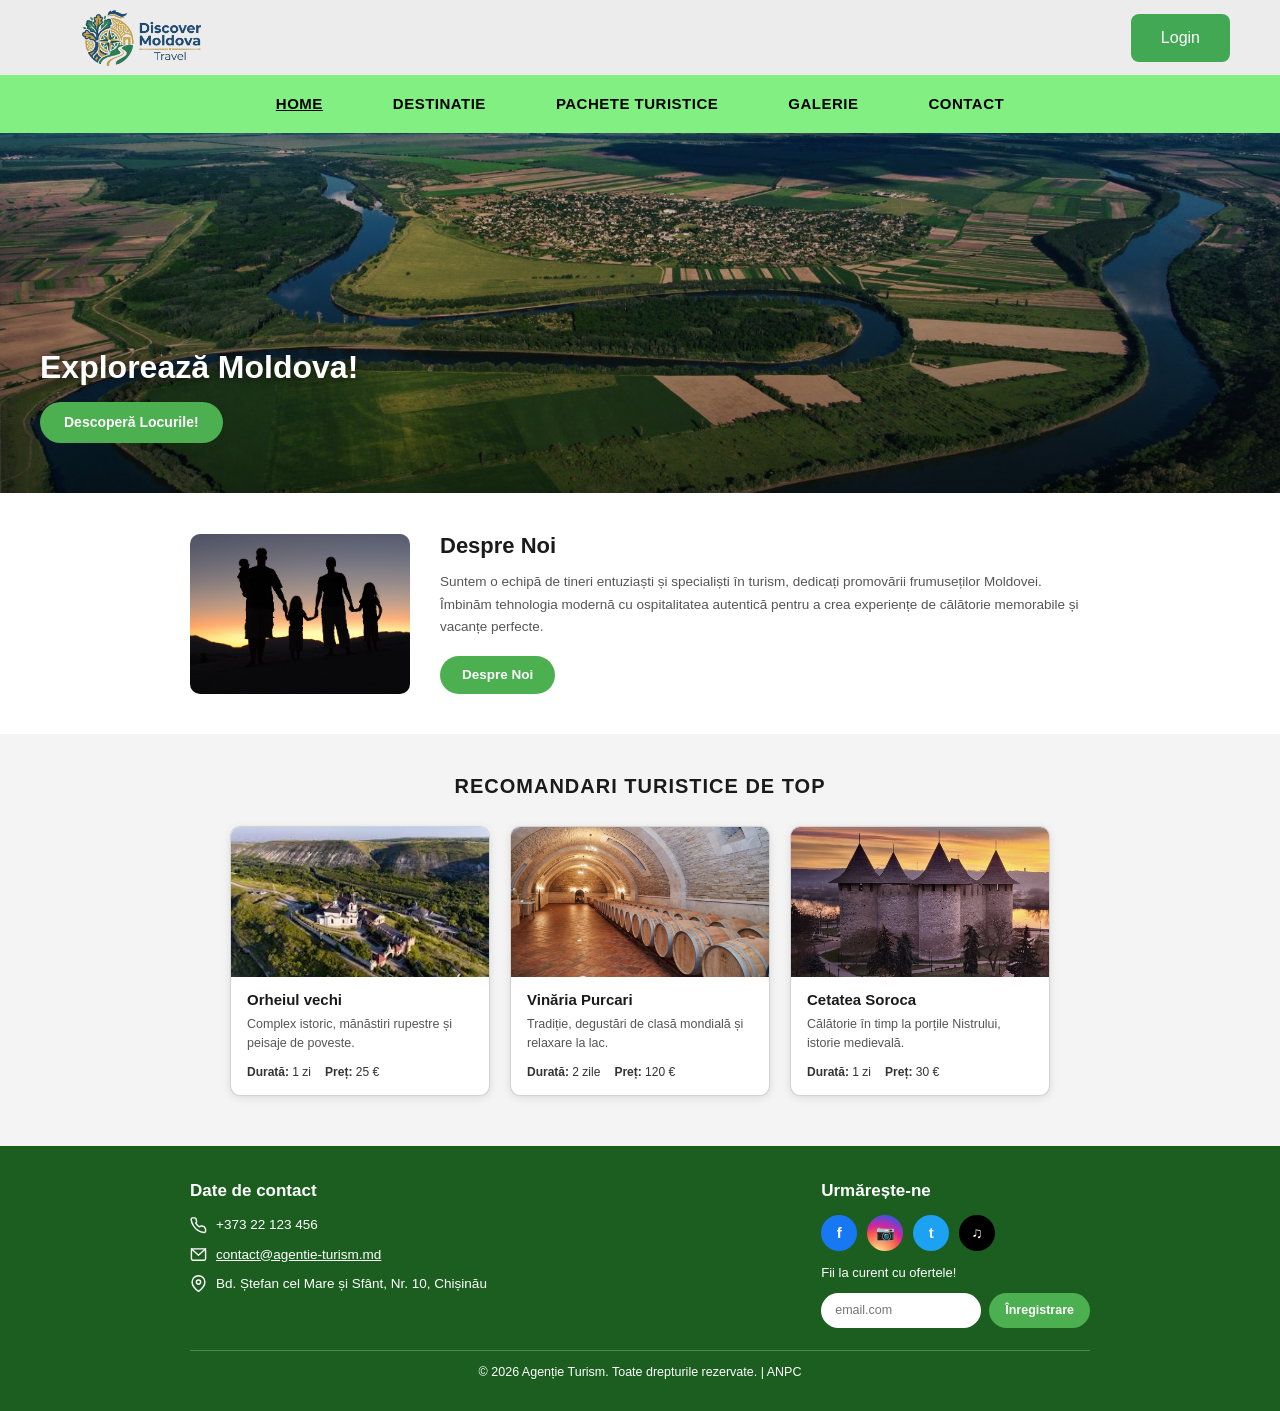
<file: index.html>
<!DOCTYPE html>
<html lang="ro">
<head>
    <meta charset="UTF-8">
    <meta name="viewport" content="width=device-width, initial-scale=1.0">
    <title>Discover Moldova - Pagina Principala</title>
    <link href="https://cdn.jsdelivr.net/npm/bootstrap@5.3.0/dist/css/bootstrap.min.css" rel="stylesheet"> 
    <!-- style.css: variabile, reset, header, nav, hero, destinatii, despre noi -->
    <link rel="stylesheet" href="css/style.css">

    <style>
        
        footer {
            background-color: #1b5e20;
            color: #ffffff;
            padding: 35px 40px 14px;
            margin-top: 10px;
        }

        .footer-container {
            display: flex;
            justify-content: space-between;
            gap: 30px;
            max-width: 900px;
            margin: 0 auto;
            padding-bottom: 22px;
        }

        .footer-contact h3,
        .footer-social h3 {
            font-size: 17px;
            font-weight: 700;
            margin-bottom: 14px;
        }

        .footer-contact p {
            display: flex;
            align-items: center;
            gap: 9px;
            font-size: 13.5px;
            margin-bottom: 9px;
        }

        .footer-contact p a {
            color: #ffffff;
            text-decoration: underline;
        }

        .footer-contact svg {
            width: 17px;
            height: 17px;
            flex-shrink: 0;
        }

        /* Iconite sociale */
        .social-icons {
            display: flex;
            gap: 10px;
            margin-bottom: 12px;
        }

        .social-icon {
            width: 36px;
            height: 36px;
            border-radius: 50%;
            display: flex;
            align-items: center;
            justify-content: center;
            font-size: 15px;
            font-weight: 700;
            color: #ffffff;
            text-decoration: none;
            transition: transform 0.2s, opacity 0.2s;
        }

        .social-icon:hover {
            transform: scale(1.12);
            opacity: 0.9;
        }

        .social-icon.facebook  { background-color: #1877f2; }
        .social-icon.instagram { background: radial-gradient(circle at 30% 107%, #fdf497 0%, #fd5949 45%, #d6249f 60%, #285AEB 90%); }
        .social-icon.twitter   { background-color: #1da1f2; }
        .social-icon.tiktok    { background-color: #000000; }

        .footer-social p {
            font-size: 13px;
            margin-bottom: 10px;
        }

        /* Newsletter */
        .newsletter-form {
            display: flex;
            gap: 8px;
            align-items: center;
        }

        .newsletter-form input[type="email"] {
            padding: 8px 14px;
            border-radius: 20px;
            border: none;
            outline: none;
            font-size: 12.5px;
            color: #333;
            width: 160px;
        }

        .newsletter-form button {
            background-color: #4caf50;
            color: #ffffff;
            border: none;
            padding: 8px 16px;
            border-radius: 20px;
            font-size: 12.5px;
            font-weight: 700;
            cursor: pointer;
            transition: background 0.2s;
        }

        .newsletter-form button:hover {
            background-color: #2e7d32;
        }

        /* Footer bottom */
        .footer-bottom {
            border-top: 1px solid rgba(255,255,255,0.25);
            padding-top: 12px;
            text-align: center;
            font-size: 12.5px;
            max-width: 900px;
            margin: 0 auto;
        }
    </style>
</head>
<body>

    <!-- ===== BARA ALBA: logo + login ===== -->
    <div class="header-top">
        <div class="logo">
            <img src="assets/logo.png" alt="Discover Moldova Travel">
        </div>
        <a href="#" class="btn-login">Login</a>
    </div>

    <!-- ===== BARA VERDE: navigatie ===== -->
    <nav class="header-nav">
        <ul>
            <li><a href="index.html" class="active">HOME</a></li>
            <li><a href="pages/destinatii.html">DESTINATIE</a></li>
            <li><a href="pages/pachete.html">PACHETE TURISTICE</a></li>
            <li><a href="pages/galerie.html">GALERIE</a></li>
            <li><a href="pages/contact.html">CONTACT</a></li>
        </ul>
    </nav>

    <main>

        <!-- ===== HERO: background-image, overlay, titlu animat ===== -->
        <section class="hero" style="background-image: url('assets/AboutMoldova.jpg')">
            <div class="hero-content">
                <h1>Explorează Moldova!</h1>
                <a href="#destinatii" class="btn-primary">Descoperă Locurile!</a>
            </div>
        </section>

        <!-- ===== DESPRE NOI: Flexbox + iconite ===== -->
        <section class="about">
            <div class="about-container">
                <div class="about-image">
                    <img src="assets/despre-noi.jpg" alt="Familie în siluetă la apus">
                </div>
                <div class="about-text">
                    <h2>Despre Noi</h2>
                    <p>Suntem o echipă de tineri entuziaști și specialiști în turism, dedicați promovării frumuseților Moldovei. Îmbinăm tehnologia modernă cu ospitalitatea autentică pentru a crea experiențe de călătorie memorabile și vacanțe perfecte.</p>
                    <a href="#" class="btn-secondary">Despre Noi</a>
                </div>
            </div>
        </section>

        <!-- ===== DESTINATII: CSS Grid 3 coloane, carduri box-shadow + hover ===== -->
        <section id="destinatii" class="recommendations">
            <h2>RECOMANDARI TURISTICE DE TOP</h2>

            <div class="cards-container">

                <article class="card">
                    <img src="assets/orheiul-vechi.jpg" alt="Orheiul Vechi">
                    <div class="card-content">
                        <h3>Orheiul vechi</h3>
                        <p>Complex istoric, mănăstiri rupestre și peisaje de poveste.</p>
                        <div class="card-details">
                            <p><strong>Durată:</strong> 1 zi</p>
                            <p><strong>Preț:</strong> 25 €</p>
                        </div>
                    </div>
                </article>

                <article class="card">
                    <img src="assets/vinaria-purcari.jpg" alt="Vinăria Purcari">
                    <div class="card-content">
                        <h3>Vinăria Purcari</h3>
                        <p>Tradiție, degustări de clasă mondială și relaxare la lac.</p>
                        <div class="card-details">
                            <p><strong>Durată:</strong> 2 zile</p>
                            <p><strong>Preț:</strong> 120 €</p>
                        </div>
                    </div>
                </article>

                <article class="card">
                    <img src="assets/soroca-cetate.jpg" alt="Cetatea Soroca">
                    <div class="card-content">
                        <h3>Cetatea Soroca</h3>
                        <p>Călătorie în timp la porțile Nistrului, istorie medievală.</p>
                        <div class="card-details">
                            <p><strong>Durată:</strong> 1 zi</p>
                            <p><strong>Preț:</strong> 30 €</p>
                        </div>
                    </div>
                </article>

            </div>
        </section>

    </main>

    <!-- ===== FOOTER ===== -->
    <footer>
        <div class="footer-container">
            <div class="footer-contact">
                <h3>Date de contact</h3>
                <p>
                    <svg viewBox="0 0 24 24" fill="none" stroke="white" stroke-width="2" stroke-linecap="round" stroke-linejoin="round">
                        <path d="M22 16.92v3a2 2 0 0 1-2.18 2 19.79 19.79 0 0 1-8.63-3.07A19.5 19.5 0 0 1 4.69 12a19.79 19.79 0 0 1-3.07-8.67A2 2 0 0 1 3.6 1.27h3a2 2 0 0 1 2 1.72c.127.96.361 1.903.7 2.81a2 2 0 0 1-.45 2.11L7.91 8.4a16 16 0 0 0 5.55 5.55l.83-.83a2 2 0 0 1 2.11-.45c.907.339 1.85.573 2.81.7a2 2 0 0 1 1.72 2.03z"/>
                    </svg>
                    +373 22 123 456
                </p>
                <p>
                    <svg viewBox="0 0 24 24" fill="none" stroke="white" stroke-width="2" stroke-linecap="round" stroke-linejoin="round">
                        <rect x="2" y="4" width="20" height="16" rx="2"/>
                        <polyline points="2,4 12,13 22,4"/>
                    </svg>
                    <a href="mailto:contact@agentie-turism.md">contact@agentie-turism.md</a>
                </p>
                <p>
                    <svg viewBox="0 0 24 24" fill="none" stroke="white" stroke-width="2" stroke-linecap="round" stroke-linejoin="round">
                        <path d="M21 10c0 7-9 13-9 13s-9-6-9-13a9 9 0 0 1 18 0z"/>
                        <circle cx="12" cy="10" r="3"/>
                    </svg>
                    Bd. Ștefan cel Mare și Sfânt, Nr. 10, Chișinău
                </p>
            </div>

            <div class="footer-social">
                <h3>Urmărește-ne</h3>
                <div class="social-icons">
                    <a href="#" class="social-icon facebook">f</a>
                    <a href="#" class="social-icon instagram">&#x1F4F7;</a>
                    <a href="#" class="social-icon twitter">t</a>
                    <a href="#" class="social-icon tiktok">&#9835;</a>
                </div>
                <p>Fii la curent cu ofertele!</p>
                <form class="newsletter-form">
                    <input type="email" placeholder="email.com" required>
                    <button type="submit">Înregistrare</button>
                </form>
            </div>
        </div>

        <div class="footer-bottom">
            <p>&copy; 2026 Agenție Turism. Toate drepturile rezervate. | ANPC</p>
        </div>
    </footer>
    <script src="https://cdn.jsdelivr.net/npm/bootstrap@5.3.0/dist/js/bootstrap.bundle.min.js"></script>
    <script src="js/script.js"></script>
</body>
</html>
</file>
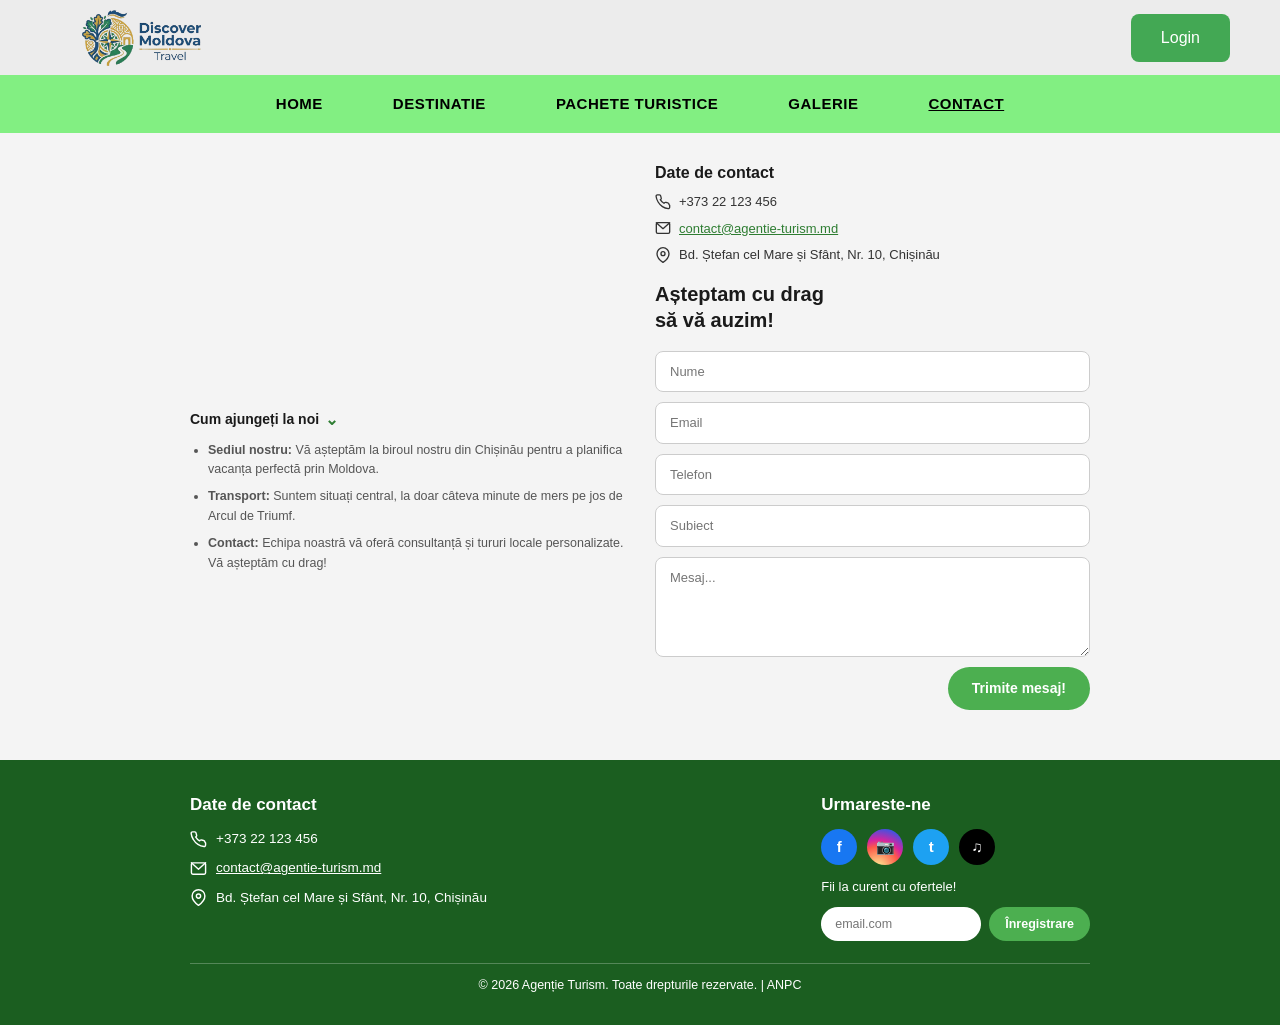
<file: pages/contact.html>
<!DOCTYPE html>
<html lang="ro">
<head>
    <meta charset="UTF-8">
    <meta name="viewport" content="width=device-width, initial-scale=1.0">
    <title>Discover Moldova - Contact</title>
    <link href="https://cdn.jsdelivr.net/npm/bootstrap@5.3.0/dist/css/bootstrap.min.css" rel="stylesheet">
    <link rel="stylesheet" href="../css/style.css">
</head>
<body>

    <!-- BARA VERDE -->
    <div class="header-top">
        <div class="logo">
            <img src="../assets/logo.png" alt="Discover Moldova Travel">
        </div>
        <a href="#" class="btn-login">Login</a>
    </div>

    <!-- BARA ALBASTRA -->
    <nav class="header-nav">
        <ul>
            <li><a href="../index.html">HOME</a></li>
            <li><a href="destinatii.html">DESTINATIE</a></li>
            <li><a href="pachete.html">PACHETE TURISTICE</a></li>
            <li><a href="galerie.html">GALERIE</a></li>
            <li><a href="contact.html" class="active">CONTACT</a></li>
        </ul>
    </nav>

    <main>

        <section class="contact-section">

            <!-- STANGA: harta + cum ajungi -->
            <div class="contact-left">
                <div class="contact-map">
                    <iframe
                        src="https://www.google.com/maps/embed?pb=!1m18!1m12!1m3!1d87197.30822014676!2d28.7807882!3d47.0104529!2m3!1f0!2f0!3f0!3m2!1i1024!2i768!4f13.1!3m3!1m2!1s0x40c97c3628b769a1%3A0x37d1d6305749dd3c!2sChișinău!5e0!3m2!1sro!2smd!4v1717000000000!5m2!1sro!2smd"
                        width="100%"
                        height="220"
                        style="border:0; border-radius: 10px;"
                        allowfullscreen=""
                        loading="lazy"
                        referrerpolicy="no-referrer-when-downgrade">
                    </iframe>
                </div>

                <div class="cum-ajungi">
                    <h3>Cum ajungeți la noi <span class="arrow">&#8964;</span></h3>
                    <ul>
                        <li><strong>Sediul nostru:</strong> Vă așteptăm la biroul nostru din Chișinău pentru a planifica vacanța perfectă prin Moldova.</li>
                        <li><strong>Transport:</strong> Suntem situați central, la doar câteva minute de mers pe jos de Arcul de Triumf.</li>
                        <li><strong>Contact:</strong> Echipa noastră vă oferă consultanță și tururi locale personalizate. Vă așteptăm cu drag!</li>
                    </ul>
                </div>
            </div>

            <!-- DREAPTA: date + formular -->
            <div class="contact-right">
                <div class="contact-info-top">
                    <h3>Date de contact</h3>
                    <p>
                        <svg viewBox="0 0 24 24" fill="none" stroke="currentColor" stroke-width="2" stroke-linecap="round" stroke-linejoin="round">
                            <path d="M22 16.92v3a2 2 0 0 1-2.18 2 19.79 19.79 0 0 1-8.63-3.07A19.5 19.5 0 0 1 4.69 12a19.79 19.79 0 0 1-3.07-8.67A2 2 0 0 1 3.6 1.27h3a2 2 0 0 1 2 1.72c.127.96.361 1.903.7 2.81a2 2 0 0 1-.45 2.11L7.91 8.4a16 16 0 0 0 5.55 5.55l.83-.83a2 2 0 0 1 2.11-.45c.907.339 1.85.573 2.81.7a2 2 0 0 1 1.72 2.03z"/>
                        </svg>
                        +373 22 123 456
                    </p>
                    <p>
                        <svg viewBox="0 0 24 24" fill="none" stroke="currentColor" stroke-width="2" stroke-linecap="round" stroke-linejoin="round">
                            <rect x="2" y="4" width="20" height="16" rx="2"/>
                            <polyline points="2,4 12,13 22,4"/>
                        </svg>
                        <a href="mailto:contact@agentie-turism.md">contact@agentie-turism.md</a>
                    </p>
                    <p>
                        <svg viewBox="0 0 24 24" fill="none" stroke="currentColor" stroke-width="2" stroke-linecap="round" stroke-linejoin="round">
                            <path d="M21 10c0 7-9 13-9 13s-9-6-9-13a9 9 0 0 1 18 0z"/>
                            <circle cx="12" cy="10" r="3"/>
                        </svg>
                        Bd. Ștefan cel Mare și Sfânt, Nr. 10, Chișinău
                    </p>
                </div>

                <h2 class="contact-slogan">Așteptam cu drag<br>să vă auzim!</h2>

                <form class="contact-form" action="https://api.sheetmonkey.io/form/jupfwyince239hZrwpzdyR" method="post" id="contactForm">
                    <input type="hidden" name="Created" value="x-sheetmonkey-current-date-time" />
                
                    <input type="text" name="Nume" placeholder="Nume" required>
                    <input type="email" name="Email" placeholder="Email" required>
                    <input type="tel" name="Telefon" placeholder="Telefon">
                    <input type="text" name="Subiect" placeholder="Subiect">
                    <textarea name="Mesaj" placeholder="Mesaj..." rows="4" required></textarea>
                    
                    <button type="submit" class="btn-trimite">Trimite mesaj!</button>
                </form>
            </div>

        </section>

    </main>

    <!-- FOOTER -->
    <footer>
        <div class="footer-container">
            <div class="footer-contact">
                <h3>Date de contact</h3>
                <p>
                    <svg viewBox="0 0 24 24" fill="none" stroke="white" stroke-width="2" stroke-linecap="round" stroke-linejoin="round">
                        <path d="M22 16.92v3a2 2 0 0 1-2.18 2 19.79 19.79 0 0 1-8.63-3.07A19.5 19.5 0 0 1 4.69 12a19.79 19.79 0 0 1-3.07-8.67A2 2 0 0 1 3.6 1.27h3a2 2 0 0 1 2 1.72c.127.96.361 1.903.7 2.81a2 2 0 0 1-.45 2.11L7.91 8.4a16 16 0 0 0 5.55 5.55l.83-.83a2 2 0 0 1 2.11-.45c.907.339 1.85.573 2.81.7a2 2 0 0 1 1.72 2.03z"/>
                    </svg>
                    +373 22 123 456
                </p>
                <p>
                    <svg viewBox="0 0 24 24" fill="none" stroke="white" stroke-width="2" stroke-linecap="round" stroke-linejoin="round">
                        <rect x="2" y="4" width="20" height="16" rx="2"/>
                        <polyline points="2,4 12,13 22,4"/>
                    </svg>
                    <a href="mailto:contact@agentie-turism.md">contact@agentie-turism.md</a>
                </p>
                <p>
                    <svg viewBox="0 0 24 24" fill="none" stroke="white" stroke-width="2" stroke-linecap="round" stroke-linejoin="round">
                        <path d="M21 10c0 7-9 13-9 13s-9-6-9-13a9 9 0 0 1 18 0z"/>
                        <circle cx="12" cy="10" r="3"/>
                    </svg>
                    Bd. Ștefan cel Mare și Sfânt, Nr. 10, Chișinău
                </p>
            </div>
            <div class="footer-social">
                <h3>Urmareste-ne</h3>
                <div class="social-icons">
                    <a href="#" class="social-icon facebook">f</a>
                    <a href="#" class="social-icon instagram">&#x1F4F7;</a>
                    <a href="#" class="social-icon twitter">t</a>
                    <a href="#" class="social-icon tiktok">&#9835;</a>
                </div>
                <p>Fii la curent cu ofertele!</p>
                <form class="newsletter-form">
                    <input type="email" placeholder="email.com" required>
                    <button type="submit">Înregistrare</button>
                </form>
            </div>
        </div>
        <div class="footer-bottom">
            <p>&copy; 2026 Agenție Turism. Toate drepturile rezervate. | ANPC</p>
        </div>
    </footer>
    <script src="https://cdn.jsdelivr.net/npm/bootstrap@5.3.0/dist/js/bootstrap.bundle.min.js"></script>
    <script src="../js/script.js"></script>
</body>
</html>
</file>
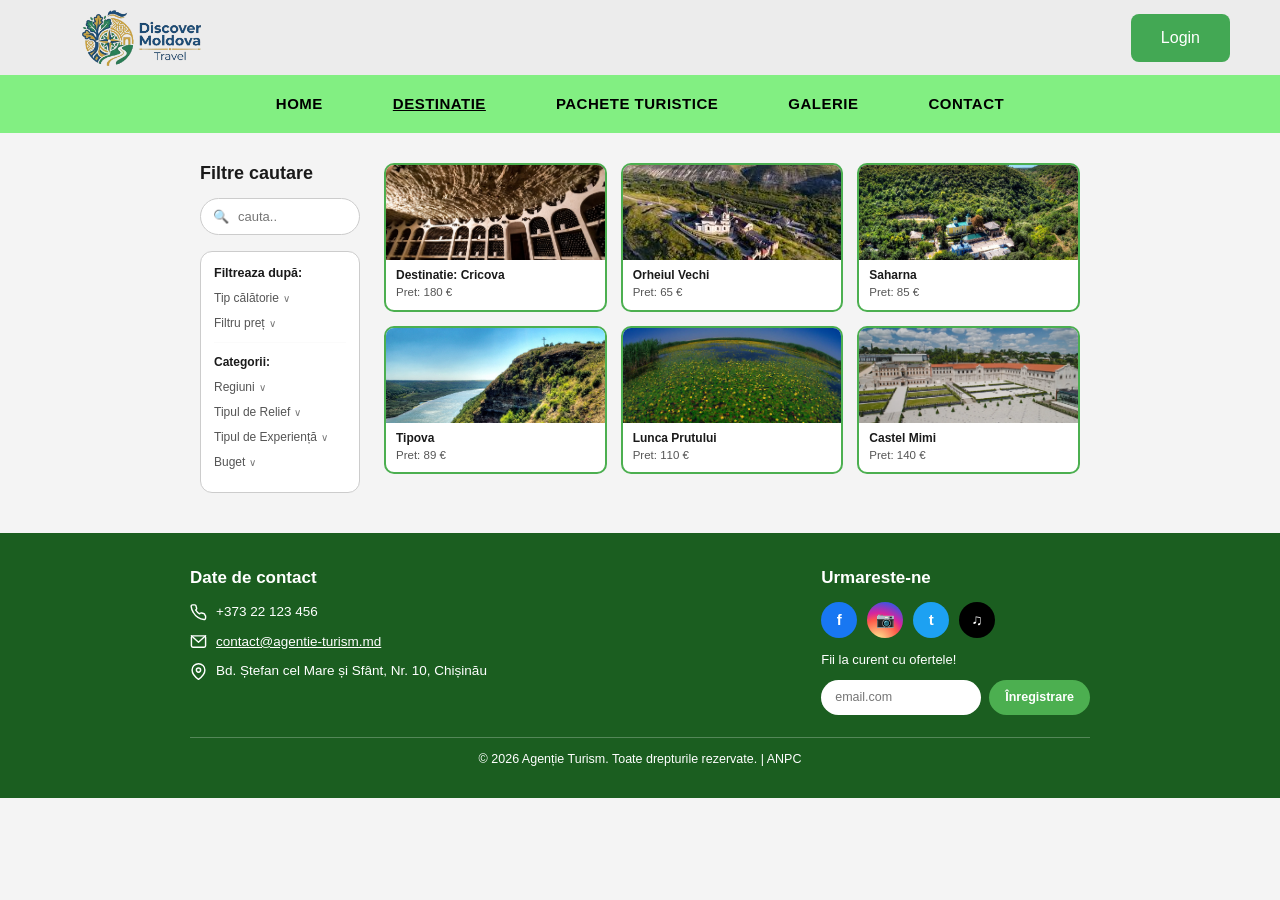
<file: pages/destinatii.html>
<!DOCTYPE html>
<html lang="ro">
<head>
    <meta charset="UTF-8">
    <meta name="viewport" content="width=device-width, initial-scale=1.0">
    <title>Discover Moldova - Destinatii</title>
    <link href="https://cdn.jsdelivr.net/npm/bootstrap@5.3.0/dist/css/bootstrap.min.css" rel="stylesheet">
    <link rel="stylesheet" href="../css/style.css">
</head>
<body>

    <!-- ===== BARA VERDE: logo + login ===== -->
    <div class="header-top">
        <div class="logo">
            <img src="../assets/logo.png" alt="Discover Moldova Travel">
        </div>
        <a href="#" class="btn-login">Login</a>
    </div>

    <!-- ===== BARA ALBASTRA: navigatie ===== -->
    <nav class="header-nav">
        <ul>
            <li><a href="../index.html">HOME</a></li>
            <li><a href="destinatii.html" class="active">DESTINATIE</a></li>
            <li><a href="pachete.html">PACHETE TURISTICE</a></li>
            <li><a href="galerie.html">GALERIE</a></li>
            <li><a href="contact.html">CONTACT</a></li>
        </ul>
    </nav>

    <main>
        <div class="destinatii-layout">

            <!-- ===== SIDEBAR FILTRE ===== -->
            <aside class="sidebar">
                <h2>Filtre cautare</h2>

                <div class="search-box">
                    <span>&#128269;</span>
                    <input type="text" placeholder="cauta..">
                </div>

                <div class="filter-box">
                    <h4>Filtreaza după:</h4>
                    <div class="filter-item">Tip călătorie</div>
                    <div class="filter-item">Filtru preț</div>

                    <hr class="filter-divider">

                    <span class="categories-title">Categorii:</span>
                    <div class="filter-item">Regiuni</div>
                    <div class="filter-item">Tipul de Relief</div>
                    <div class="filter-item">Tipul de Experiență</div>
                    <div class="filter-item">Buget</div>
                </div>
            </aside>

            <!-- ===== CARDS GRID ===== -->
            <section class="dest-cards-area">
                <div class="dest-cards-grid">

                    <article class="dest-card">
                        <img src="../assets/cricova.jpg">
                        <div class="dest-card-info">
                            <h3>Destinatie: Cricova</h3>
                            <p>Pret: 180 €</p>
                        </div>
                    </article>

                    <article class="dest-card">
                        <img src="../assets/orheiul-vechi.jpg">
                        <div class="dest-card-info">
                            <h3>Orheiul Vechi</h3>
                            <p>Pret: 65 €</p>
                        </div>
                    </article>

                    <article class="dest-card">
                        <img src="../assets/saharna.jpg">
                        <div class="dest-card-info">
                            <h3>Saharna</h3>
                            <p>Pret: 85 €</p>
                        </div>
                    </article>

                    <article class="dest-card">
                        <img src="../assets/tipova.jpg">
                        <div class="dest-card-info">
                            <h3>Tipova</h3>
                            <p>Pret: 89 €</p>
                        </div>
                    </article>

                    <article class="dest-card">
                        <img src="../assets/prut.jpg">
                        <div class="dest-card-info">
                            <h3>Lunca Prutului</h3>
                            <p>Pret: 110 €</p>
                        </div>
                    </article>

                    <article class="dest-card">
                        <img src="../assets/castel_mimi.webp">
                        <div class="dest-card-info">
                            <h3>Castel Mimi</h3>
                            <p>Pret: 140 €</p>
                        </div>
                    </article>

                </div>
            </section>

        </div>
    </main>

    <!-- ===== FOOTER ===== -->
    <footer>
        <div class="footer-container">
            <div class="footer-contact">
                <h3>Date de contact</h3>
                <p>
                    <svg viewBox="0 0 24 24" fill="none" stroke="white" stroke-width="2" stroke-linecap="round" stroke-linejoin="round">
                        <path d="M22 16.92v3a2 2 0 0 1-2.18 2 19.79 19.79 0 0 1-8.63-3.07A19.5 19.5 0 0 1 4.69 12a19.79 19.79 0 0 1-3.07-8.67A2 2 0 0 1 3.6 1.27h3a2 2 0 0 1 2 1.72c.127.96.361 1.903.7 2.81a2 2 0 0 1-.45 2.11L7.91 8.4a16 16 0 0 0 5.55 5.55l.83-.83a2 2 0 0 1 2.11-.45c.907.339 1.85.573 2.81.7a2 2 0 0 1 1.72 2.03z"/>
                    </svg>
                    +373 22 123 456
                </p>
                <p>
                    <svg viewBox="0 0 24 24" fill="none" stroke="white" stroke-width="2" stroke-linecap="round" stroke-linejoin="round">
                        <rect x="2" y="4" width="20" height="16" rx="2"/>
                        <polyline points="2,4 12,13 22,4"/>
                    </svg>
                    <a href="mailto:contact@agentie-turism.md">contact@agentie-turism.md</a>
                </p>
                <p>
                    <svg viewBox="0 0 24 24" fill="none" stroke="white" stroke-width="2" stroke-linecap="round" stroke-linejoin="round">
                        <path d="M21 10c0 7-9 13-9 13s-9-6-9-13a9 9 0 0 1 18 0z"/>
                        <circle cx="12" cy="10" r="3"/>
                    </svg>
                    Bd. Ștefan cel Mare și Sfânt, Nr. 10, Chișinău
                </p>
            </div>

            <div class="footer-social">
                <h3>Urmareste-ne</h3>
                <div class="social-icons">
                    <a href="#" class="social-icon facebook">f</a>
                    <a href="#" class="social-icon instagram">&#x1F4F7;</a>
                    <a href="#" class="social-icon twitter">t</a>
                    <a href="#" class="social-icon tiktok">&#9835;</a>
                </div>
                <p>Fii la curent cu ofertele!</p>
                <form class="newsletter-form">
                    <input type="email" placeholder="email.com" required>
                    <button type="submit">Înregistrare</button>
                </form>
            </div>
        </div>

        <div class="footer-bottom">
            <p>&copy; 2026 Agenție Turism. Toate drepturile rezervate. | ANPC</p>
        </div>
    </footer>
    <script src="https://cdn.jsdelivr.net/npm/bootstrap@5.3.0/dist/js/bootstrap.bundle.min.js"></script>
    <script src="../js/script.js"></script>
</body>
</html>
</file>
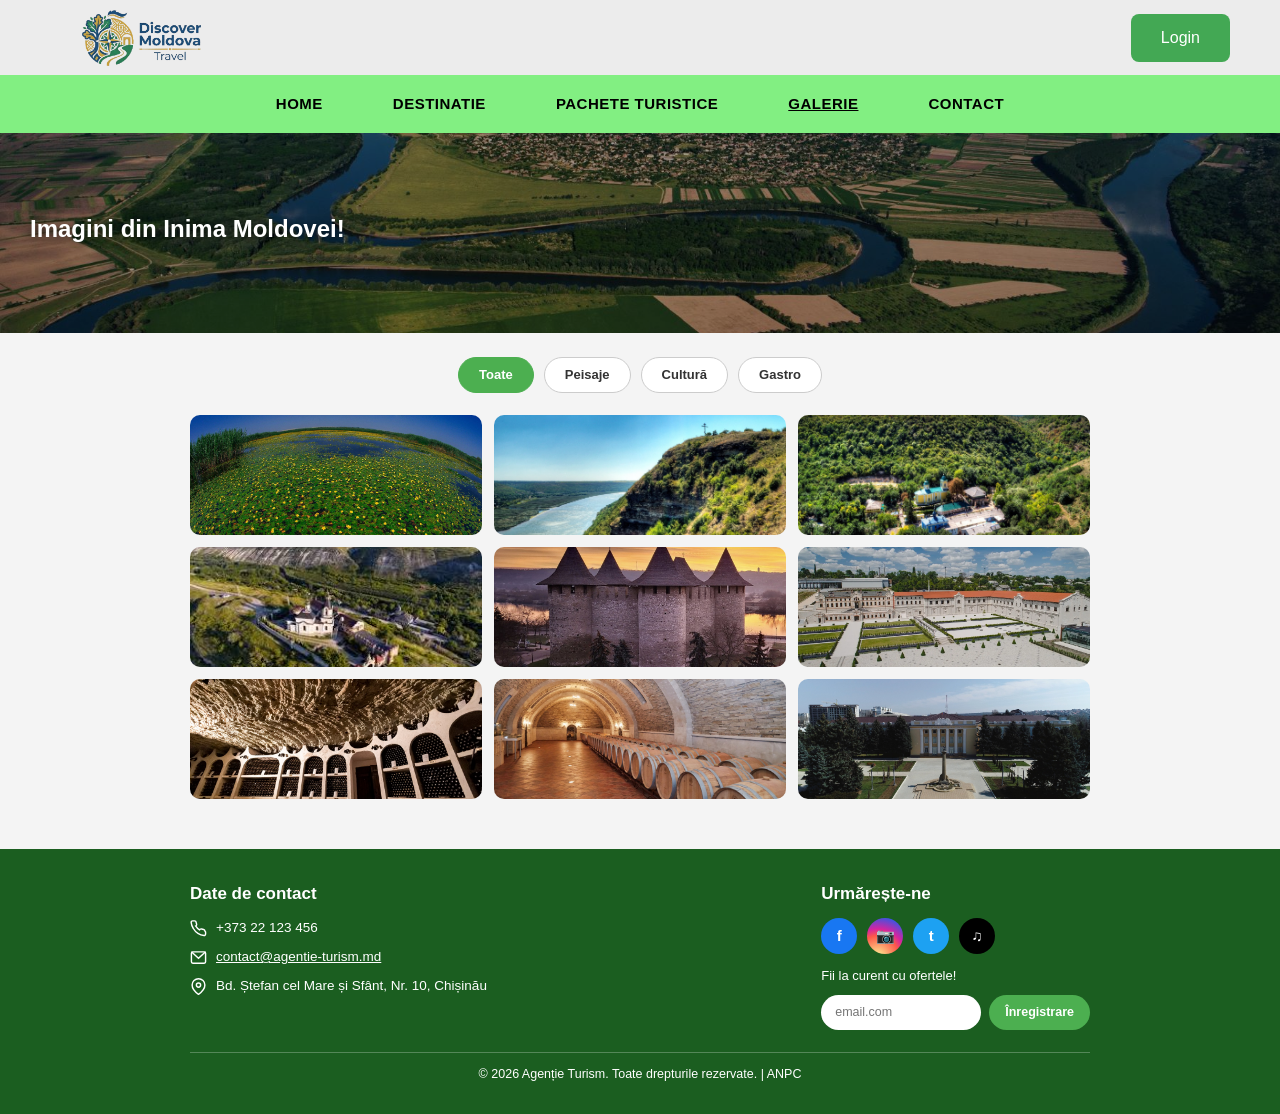
<file: pages/galerie.html>
<!DOCTYPE html>
<html lang="ro">
<head>
    <meta charset="UTF-8">
    <meta name="viewport" content="width=device-width, initial-scale=1.0">
    <title>Discover Moldova - Galerie</title>
    <link href="https://cdn.jsdelivr.net/npm/bootstrap@5.3.0/dist/css/bootstrap.min.css" rel="stylesheet">
    <link rel="stylesheet" href="../css/style.css">
</head>
<body>

    <!-- BARA VERDE -->
    <div class="header-top">
        <div class="logo">
            <img src="../assets/logo.png" alt="Discover Moldova Travel">
        </div>
        <a href="#" class="btn-login">Login</a>
    </div>

    <!-- BARA ALBASTRA -->
    <nav class="header-nav">
        <ul>
            <li><a href="../index.html">HOME</a></li>
            <li><a href="destinatii.html">DESTINATIE</a></li>
            <li><a href="pachete.html">PACHETE TURISTICE</a></li>
            <li><a href="galerie.html" class="active">GALERIE</a></li>
            <li><a href="contact.html">CONTACT</a></li>
        </ul>
    </nav>

    <main>

        <!-- HERO GALERIE -->
        <section class="galerie-hero" style="background-image: url('../assets/AboutMoldova.jpg')">
            <div class="galerie-hero-content">
                <h1>Imagini din Inima Moldovei!</h1>
            </div>
        </section>

        <!-- FILTRE + GALERIE -->
        <section class="galerie-section">

            <div class="galerie-filtre">
                <button class="filtru-btn active" data-filter="toate">Toate</button>
                <button class="filtru-btn" data-filter="peisaje">Peisaje</button>
                <button class="filtru-btn" data-filter="cultura">Cultură</button>
                <button class="filtru-btn" data-filter="gastro">Gastro</button>
            </div>

            <!-- GRID IMAGINI -->
            <div class="galerie-grid" id="galerieGrid">

                <!-- PEISAJE -->
                <div class="galerie-item" data-category="peisaje">
                    <img src="../assets/prut.jpg" alt="Prut">
                </div>

                <div class="galerie-item" data-category="peisaje">
                    <img src="../assets/tipova.jpg" alt="Țipova">
                </div>

                <div class="galerie-item" data-category="peisaje">
                    <img src="../assets/saharna.jpg" alt="Saharna">
                </div>

                <!-- CULTURA -->
                <div class="galerie-item" data-category="cultura">
                    <img src="../assets/orheiul-vechi.jpg" alt="Orheiul Vechi">
                </div>

                <div class="galerie-item" data-category="cultura">
                    <img src="../assets/soroca-cetate.jpg" alt="Cetatea Soroca">
                </div>

                <div class="galerie-item" data-category="cultura">
                    <img src="../assets/castel_mimi.webp" alt="Castel Mimi">
                </div>

                <!-- GASTRO -->
                <div class="galerie-item" data-category="gastro">
                    <img src="../assets/cricova.jpg" alt="Cricova">
                </div>

                <div class="galerie-item" data-category="gastro">
                    <img src="../assets/vinaria-purcari.jpg" alt="Vinăria Purcari">
                </div>

                <div class="galerie-item" data-category="gastro">
                    <img src="../assets/Cahul.jpg" alt="Cahul">
                </div>

            </div>

        </section>

    </main>

    <!-- FOOTER -->
    <footer>
        <div class="footer-container">

            <div class="footer-contact">
                <h3>Date de contact</h3>

                <p>
                    <svg viewBox="0 0 24 24" fill="none" stroke="white" stroke-width="2">
                        <path d="M22 16.92v3a2 2 0 0 1-2.18 2 19.79 19.79 0 0 1-8.63-3.07A19.5 19.5 0 0 1 4.69 12a19.79 19.79 0 0 1-3.07-8.67A2 2 0 0 1 3.6 1.27h3a2 2 0 0 1 2 1.72c.127.96.361 1.903.7 2.81a2 2 0 0 1-.45 2.11L7.91 8.4a16 16 0 0 0 5.55 5.55l.83-.83a2 2 0 0 1 2.11-.45c.907.339 1.85.573 2.81.7a2 2 0 0 1 1.72 2.03z"/>
                    </svg>
                    +373 22 123 456
                </p>

                <p>
                    <svg viewBox="0 0 24 24" fill="none" stroke="white" stroke-width="2">
                        <rect x="2" y="4" width="20" height="16" rx="2"/>
                        <polyline points="2,4 12,13 22,4"/>
                    </svg>
                    <a href="mailto:contact@agentie-turism.md">contact@agentie-turism.md</a>
                </p>

                <p>
                    <svg viewBox="0 0 24 24" fill="none" stroke="white" stroke-width="2">
                        <path d="M21 10c0 7-9 13-9 13s-9-6-9-13a9 9 0 0 1 18 0z"/>
                        <circle cx="12" cy="10" r="3"/>
                    </svg>
                    Bd. Ștefan cel Mare și Sfânt, Nr. 10, Chișinău
                </p>
            </div>

            <div class="footer-social">
                <h3>Urmărește-ne</h3>

                <div class="social-icons">
                    <a href="#" class="social-icon facebook">f</a>
                    <a href="#" class="social-icon instagram">&#128247;</a>
                    <a href="#" class="social-icon twitter">t</a>
                    <a href="#" class="social-icon tiktok">&#9835;</a>
                </div>

                <p>Fii la curent cu ofertele!</p>

                <form class="newsletter-form">
                    <input type="email" placeholder="email.com" required>
                    <button type="submit">Înregistrare</button>
                </form>
            </div>

        </div>

        <div class="footer-bottom">
            <p>&copy; 2026 Agenție Turism. Toate drepturile rezervate. | ANPC</p>
        </div>
    </footer>
    <script src="https://cdn.jsdelivr.net/npm/bootstrap@5.3.0/dist/js/bootstrap.bundle.min.js"></script>
    <script src="../js/script.js"></script>

</body>
</html>
</file>
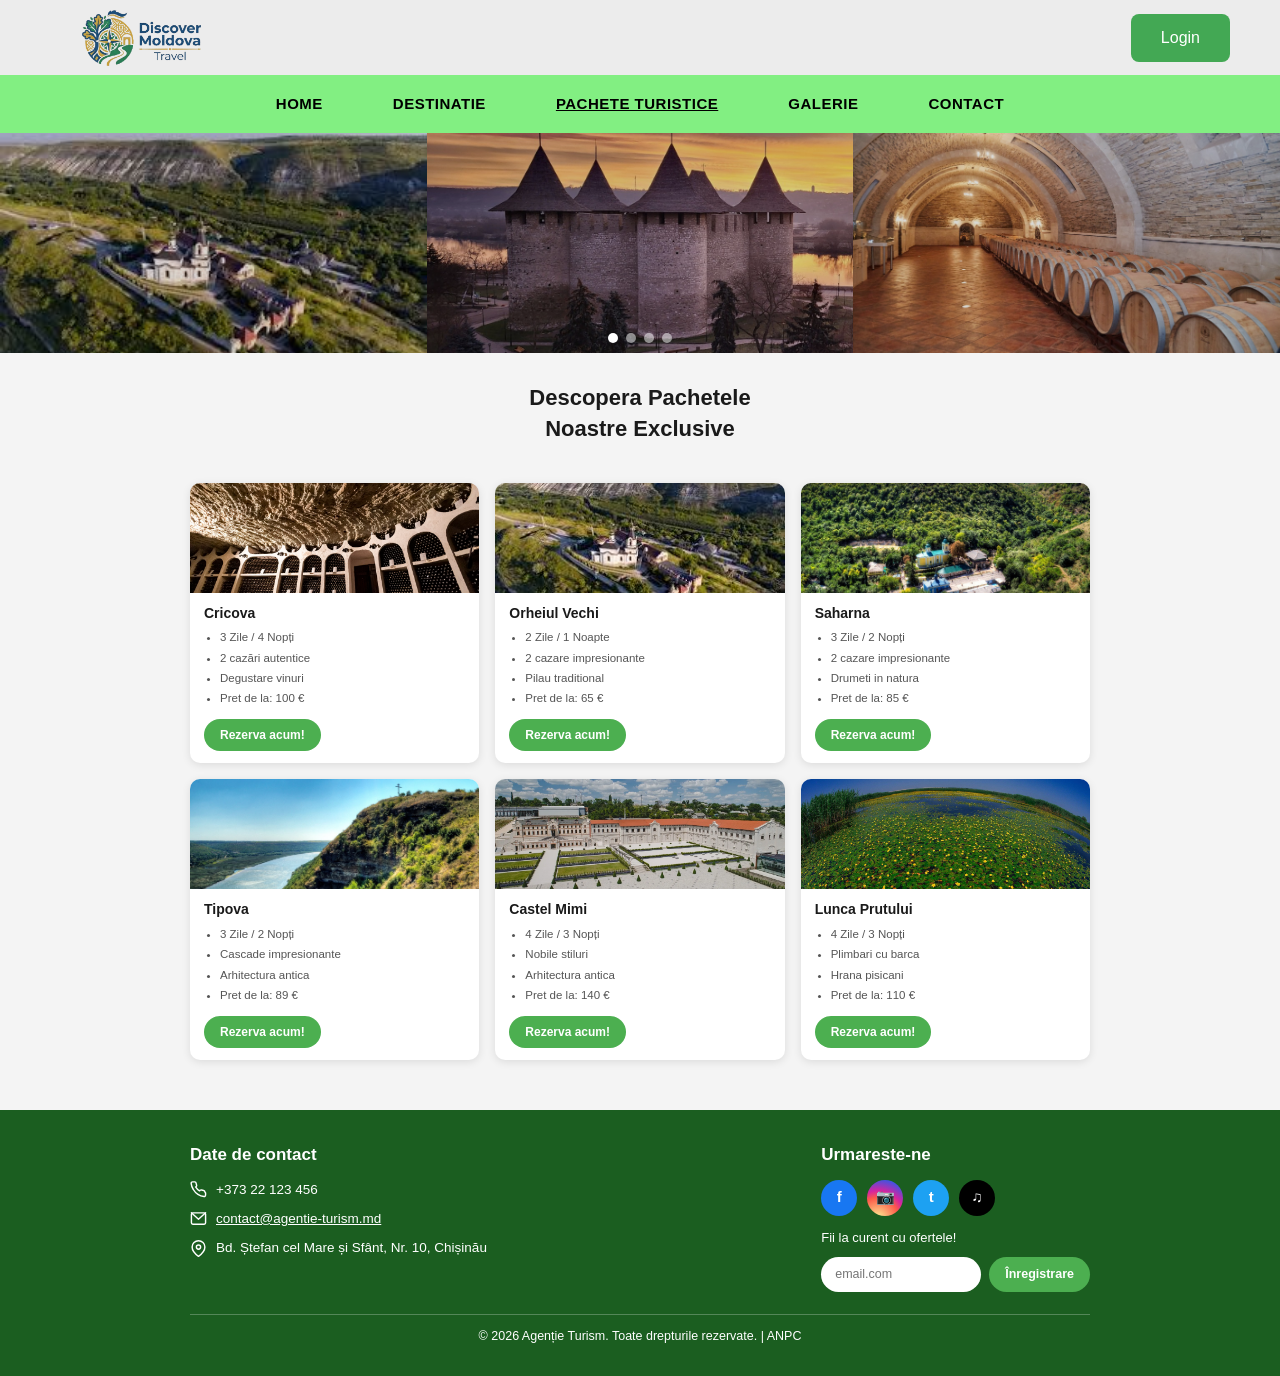
<file: pages/pachete.html>
<!DOCTYPE html>
<html lang="ro">
<head>
    <meta charset="UTF-8">
    <meta name="viewport" content="width=device-width, initial-scale=1.0">
    <title>Discover Moldova - Pachete Turistice</title>
    <link href="https://cdn.jsdelivr.net/npm/bootstrap@5.3.0/dist/css/bootstrap.min.css" rel="stylesheet">
    <link rel="stylesheet" href="../css/style.css">
</head>
<body>

    <!-- BARA VERDE -->
    <div class="header-top">
        <div class="logo">
            <img src="../assets/logo.png" alt="Discover Moldova Travel">
        </div>
        <a href="#" class="btn-login">Login</a>
    </div>

    <!-- BARA ALBASTRA -->
    <nav class="header-nav">
        <ul>
            <li><a href="../index.html">HOME</a></li>
            <li><a href="destinatii.html">DESTINATIE</a></li>
            <li><a href="pachete.html" class="active">PACHETE TURISTICE</a></li>
            <li><a href="galerie.html">GALERIE</a></li>
            <li><a href="contact.html">CONTACT</a></li>
        </ul>
    </nav>

    <main>

        <!-- SLIDER -->
        <section class="slider">
            <div class="slider-track" id="sliderTrack">
                <div class="slide"><img src="../assets/orheiul-vechi.jpg" alt="Orheiul Vechi"></div>
                <div class="slide"><img src="../assets/soroca-cetate.jpg" alt="Cetatea Soroca"></div>
                <div class="slide"><img src="../assets/vinaria-purcari.jpg" alt="Vinaria Purcari"></div>
                <div class="slide"><img src="../assets/prut.jpg" alt="Lunca Prutului"></div>
                <div class="slide"><img src="../assets/cricova.jpg" alt="Vinaria Cricova"></div>
                <div class="slide"><img src="../assets/tipova.jpg" alt="Manastirea Tipova"></div>
            </div>
            <div class="slider-dots" id="sliderDots">
                <span class="dot active" onclick="goToSlide(0)"></span>
                <span class="dot" onclick="goToSlide(1)"></span>
                <span class="dot" onclick="goToSlide(2)"></span>
                <span class="dot" onclick="goToSlide(3)"></span>
            </div>
        </section>

        <!-- TITLU -->
        <div class="pachete-title">
            <h2>Descopera Pachetele<br>Noastre Exclusive</h2>
        </div>

        <!-- CARDURI PACHETE -->
        <section class="pachete-grid">

            <article class="pachet-card">
                <img src="../assets/cricova.jpg" alt="Cricova">
                <div class="pachet-info">
                    <h3>Cricova</h3>
                    <ul>
                        <li>3 Zile / 4 Nopți</li>
                        <li>2 cazări autentice</li>
                        <li>Degustare vinuri</li>
                        <li>Pret de la: 100 €</li>
                    </ul>
                    <a href="#" class="btn-rezerva">Rezerva acum!</a>
                </div>
            </article>

            <article class="pachet-card">
                <img src="../assets/orheiul-vechi.jpg" alt="Orheiul Vechi">
                <div class="pachet-info">
                    <h3>Orheiul Vechi</h3>
                    <ul>
                        <li>2 Zile / 1 Noapte</li>
                        <li>2 cazare impresionante</li>
                        <li>Pilau traditional</li>
                        <li>Pret de la: 65 €</li>
                    </ul>
                    <a href="#" class="btn-rezerva">Rezerva acum!</a>
                </div>
            </article>

            <article class="pachet-card">
                <img src="../assets/saharna.jpg" alt="Saharna">
                <div class="pachet-info">
                    <h3>Saharna</h3>
                    <ul>
                        <li>3 Zile / 2 Nopți</li>
                        <li>2 cazare impresionante</li>
                        <li>Drumeti in natura</li>
                        <li>Pret de la: 85 €</li>
                    </ul>
                    <a href="#" class="btn-rezerva">Rezerva acum!</a>
                </div>
            </article>

            <article class="pachet-card">
                <img src="../assets/tipova.jpg" alt="Tipova">
                <div class="pachet-info">
                    <h3>Tipova</h3>
                    <ul>
                        <li>3 Zile / 2 Nopți</li>
                        <li>Cascade impresionante</li>
                        <li>Arhitectura antica</li>
                        <li>Pret de la: 89 €</li>
                    </ul>
                    <a href="#" class="btn-rezerva">Rezerva acum!</a>
                </div>
            </article>

            <article class="pachet-card">
                <img src="../assets/castel_mimi.webp" alt="Castel Mimi">
                <div class="pachet-info">
                    <h3>Castel Mimi</h3>
                    <ul>
                        <li>4 Zile / 3 Nopți</li>
                        <li>Nobile stiluri</li>
                        <li>Arhitectura antica</li>
                        <li>Pret de la: 140 €</li>
                    </ul>
                    <a href="#" class="btn-rezerva">Rezerva acum!</a>
                </div>
            </article>

            <article class="pachet-card">
                <img src="../assets/prut.jpg" alt="Lunca Prutului">
                <div class="pachet-info">
                    <h3>Lunca Prutului</h3>
                    <ul>
                        <li>4 Zile / 3 Nopți</li>
                        <li>Plimbari cu barca</li>
                        <li>Hrana pisicani</li>
                        <li>Pret de la: 110 €</li>
                    </ul>
                    <a href="#" class="btn-rezerva">Rezerva acum!</a>
                </div>
            </article>

        </section>

    </main>

    <!-- FOOTER -->
    <footer>
        <div class="footer-container">
            <div class="footer-contact">
                <h3>Date de contact</h3>
                <p>
                    <svg viewBox="0 0 24 24" fill="none" stroke="white" stroke-width="2" stroke-linecap="round" stroke-linejoin="round">
                        <path d="M22 16.92v3a2 2 0 0 1-2.18 2 19.79 19.79 0 0 1-8.63-3.07A19.5 19.5 0 0 1 4.69 12a19.79 19.79 0 0 1-3.07-8.67A2 2 0 0 1 3.6 1.27h3a2 2 0 0 1 2 1.72c.127.96.361 1.903.7 2.81a2 2 0 0 1-.45 2.11L7.91 8.4a16 16 0 0 0 5.55 5.55l.83-.83a2 2 0 0 1 2.11-.45c.907.339 1.85.573 2.81.7a2 2 0 0 1 1.72 2.03z"/>
                    </svg>
                    +373 22 123 456
                </p>
                <p>
                    <svg viewBox="0 0 24 24" fill="none" stroke="white" stroke-width="2" stroke-linecap="round" stroke-linejoin="round">
                        <rect x="2" y="4" width="20" height="16" rx="2"/>
                        <polyline points="2,4 12,13 22,4"/>
                    </svg>
                    <a href="mailto:contact@agentie-turism.md">contact@agentie-turism.md</a>
                </p>
                <p>
                    <svg viewBox="0 0 24 24" fill="none" stroke="white" stroke-width="2" stroke-linecap="round" stroke-linejoin="round">
                        <path d="M21 10c0 7-9 13-9 13s-9-6-9-13a9 9 0 0 1 18 0z"/>
                        <circle cx="12" cy="10" r="3"/>
                    </svg>
                    Bd. Ștefan cel Mare și Sfânt, Nr. 10, Chișinău
                </p>
            </div>
            <div class="footer-social">
                <h3>Urmareste-ne</h3>
                <div class="social-icons">
                    <a href="#" class="social-icon facebook">f</a>
                    <a href="#" class="social-icon instagram">&#x1F4F7;</a>
                    <a href="#" class="social-icon twitter">t</a>
                    <a href="#" class="social-icon tiktok">&#9835;</a>
                </div>
                <p>Fii la curent cu ofertele!</p>
                <form class="newsletter-form">
                    <input type="email" placeholder="email.com" required>
                    <button type="submit">Înregistrare</button>
                </form>
            </div>
        </div>
        <div class="footer-bottom">
            <p>&copy; 2026 Agenție Turism. Toate drepturile rezervate. | ANPC</p>
        </div>
    </footer>
    <script src="https://cdn.jsdelivr.net/npm/bootstrap@5.3.0/dist/js/bootstrap.bundle.min.js"></script>
    <script src="../js/script.js"></script>
</body>
</html>
</file>
<file: css/style.css>
/* =============================================
   DISCOVER MOLDOVA - TRANSMIS PRIN BOOTSTRAP 5.3.0
   ============================================= */

   :root {
    --green-dark:   #1b5e20;
    --green-mid:    #2e7d32;
    --green-light:  #4caf50;
    --white:        #ffffff;
    --gray-bg:      #f4f4f4;
    --gray-light:   #eeeeee;
    --gray-border:  #cccccc;
    --text-dark:    #1a1a1a;
    --text-mid:     #333333;
    --text-light:   #555555;
    --font-main:    'Segoe UI', Tahoma, Geneva, Verdana, sans-serif;
}

/* Suprascrieri de bază compatibile cu Bootstrap */
body {
    font-family: var(--font-main);
    background-color: var(--gray-bg);
    color: var(--text-dark);
    font-size: 15px;
}

a {
    text-decoration: none;
    color: inherit;
}

/* =============================================
   HEADER — LOGO & LOGIN BARS
   ============================================= */
.header-top {
    background: #ececec;
    height: 75px;
    padding: 0 50px;
    display: flex;
    justify-content: space-between;
    align-items: center;
}

.logo img {
    height: 100px;
    width: auto;
}

.btn-login {
    background: #43a854;
    color: white;
    padding: 12px 30px;
    border-radius: 8px;
    border: none;
    font-size: 16px;
    font-weight: 500;
    display: inline-block;
}

.btn-login:hover {
    background: rgba(255,255,255,0.2);
    color: white;
}

/* =============================================
   HEADER — BARA VERDE (navigatie)
   ============================================= */
.header-nav {
    background: #82ef82;
    height: 58px;
    display: flex;
    justify-content: center;
    align-items: center;
}

.header-nav ul {
    display: flex;
    gap: 70px;
    margin: 0;
    padding: 0;
    align-items: center;
    list-style: none;
}

.header-nav ul li a {
    color: #000;
    font-size: 15px;
    font-weight: 700;
    padding-bottom: 4px;
    letter-spacing: 0.5px;
}

.header-nav ul li a:hover,
.header-nav ul li a.active {
    text-decoration: underline;
}

/* =============================================
   FOOTER
   ============================================= */
footer {
    background-color: var(--green-dark);
    color: var(--white);
    padding: 35px 40px 14px;
    margin-top: 10px;
}

.footer-container {
    display: flex;
    justify-content: space-between;
    max-width: 900px;
    margin: 0 auto;
    padding-bottom: 22px;
    gap: 30px;
}

.footer-contact h3,
.footer-social h3 {
    font-size: 17px;
    font-weight: 700;
    margin-bottom: 14px;
}

.footer-contact p {
    font-size: 13.5px;
    margin-bottom: 9px;
    display: flex;
    align-items: center;
    gap: 9px;
}

.footer-contact p a {
    color: var(--white);
    text-decoration: underline;
}

.footer-contact svg {
    width: 17px;
    height: 17px;
    flex-shrink: 0;
}

.social-icons {
    display: flex;
    gap: 10px;
    margin-bottom: 12px;
}

.social-icon {
    width: 36px;
    height: 36px;
    border-radius: 50%;
    display: flex;
    align-items: center;
    justify-content: center;
    font-size: 15px;
    font-weight: 700;
    color: var(--white);
    text-decoration: none;
}

.social-icon.facebook  { background-color: #1877f2; }
.social-icon.instagram { background: radial-gradient(circle at 30% 107%, #fdf497 0%, #fd5949 45%, #d6249f 60%, #285AEB 90%); }
.social-icon.twitter   { background-color: #1da1f2; }
.social-icon.tiktok    { background-color: #000000; }

.footer-social p {
    font-size: 13px;
    margin-bottom: 10px;
}

.newsletter-form {
    display: flex;
    gap: 8px;
    align-items: center;
}

.newsletter-form input[type="email"] {
    padding: 8px 14px;
    border-radius: 20px;
    border: none;
    outline: none;
    font-size: 12.5px;
    color: var(--text-mid);
    width: 160px;
}

.newsletter-form button {
    background-color: var(--green-light);
    color: var(--white);
    border: none;
    padding: 8px 16px;
    border-radius: 20px;
    font-size: 12.5px;
    font-weight: 700;
    cursor: pointer;
    transition: background 0.2s;
}

.newsletter-form button:hover {
    background-color: var(--green-mid);
}

.footer-bottom {
    border-top: 1px solid rgba(255,255,255,0.25);
    padding-top: 12px;
    text-align: center;
    font-size: 12.5px;
    max-width: 900px;
    margin: 0 auto;
}

/* =============================================
   INDEX.HTML — HERO
   ============================================= */
.hero {
    width: 100%;
    min-height: 360px;
    background-color: #555; 
    background-size: cover; 
    background-position: center center; 
    background-repeat: no-repeat;
    position: relative;
    display: flex;
    align-items: flex-end;
    padding-bottom: 50px;
}

.hero::after {
    content: '';
    position: absolute;
    inset: 0;
    background: linear-gradient(to bottom, rgba(0,0,0,0.15) 0%, rgba(0,0,0,0.45) 100%);
}

.hero-content {
    position: relative;
    z-index: 1;
    padding-left: 40px;
}

.hero-content h1 {
    font-size: 32px;
    font-weight: 800;
    color: var(--white);
    margin-bottom: 16px;
    text-shadow: 0 2px 8px rgba(0,0,0,0.5);
}

.btn-primary {
    display: inline-block;
    background-color: var(--green-light);
    color: var(--white);
    padding: 10px 24px;
    border-radius: 25px;
    font-size: 14px;
    font-weight: 700;
    transition: background 0.2s, transform 0.1s;
}

.btn-primary:hover {
    background-color: var(--green-mid);
    transform: translateY(-1px);
    color: var(--white);
}

/* =============================================
   INDEX.HTML — DESPRE NOI
   ============================================= */
.about {
    background: var(--white);
    padding: 40px;
}

.about-container {
    max-width: 900px;
    margin: 0 auto;
    display: flex;
    gap: 30px;
    align-items: center;
}

.about-image img {
    width: 220px;
    height: 160px;
    object-fit: cover;
    border-radius: 10px;
    flex-shrink: 0;
}

.about-text h2 {
    font-size: 22px;
    font-weight: 700;
    color: var(--text-dark);
    margin-bottom: 12px;
}

.about-text p {
    font-size: 13.5px;
    line-height: 1.65;
    color: var(--text-light);
    margin-bottom: 18px;
}

.btn-secondary {
    display: inline-block;
    background-color: var(--green-light);
    color: var(--white);
    padding: 9px 22px;
    border-radius: 22px;
    font-size: 13.5px;
    font-weight: 700;
    transition: background 0.2s;
}

.btn-secondary:hover {
    background-color: var(--green-mid);
    color: var(--white);
}

/* =============================================
   INDEX.HTML — RECOMANDARI
   ============================================= */
.recommendations {
    padding: 40px;
    background: var(--gray-bg);
}

.recommendations h2 {
    text-align: center;
    font-size: 20px;
    font-weight: 800;
    letter-spacing: 1px;
    color: var(--text-dark);
    margin-bottom: 28px;
}

.cards-container {
    display: flex;
    gap: 20px;
    justify-content: center;
    max-width: 900px;
    margin: 0 auto;
    flex-wrap: wrap;
}

.card {
    background: var(--white);
    border-radius: 10px;
    overflow: hidden;
    width: 260px;
    box-shadow: 0 2px 8px rgba(0,0,0,0.1);
    transition: transform 0.2s, box-shadow 0.2s;
}

.card:hover {
    transform: translateY(-4px);
    box-shadow: 0 6px 18px rgba(0,0,0,0.15);
}

.card > img {
    width: 100%;
    height: 150px;
    object-fit: cover;
}

.card-content {
    padding: 14px 16px;
}

.card-content h3 {
    font-size: 15px;
    font-weight: 700;
    margin-bottom: 6px;
    color: var(--text-dark);
}

.card-content > p {
    font-size: 12.5px;
    color: var(--text-light);
    line-height: 1.5;
    margin-bottom: 10px;
}

.card-details {
    display: flex;
    gap: 14px;
}

.card-details p {
    font-size: 12px;
    color: var(--text-mid);
    margin-bottom: 0;
}

/* =============================================
   DESTINATII.HTML — LAYOUT
   ============================================= */
.destinatii-layout {
    display: flex;
    gap: 24px;
    padding: 30px 40px;
    max-width: 960px;
    margin: 0 auto;
}

.sidebar {
    width: 160px;
    flex-shrink: 0;
}

.sidebar h2 {
    font-size: 18px;
    font-weight: 800;
    color: var(--text-dark);
    margin-bottom: 13px;
}

.search-box {
    display: flex;
    align-items: center;
    gap: 7px;
    border: 1.5px solid var(--gray-border);
    border-radius: 20px;
    padding: 7px 12px;
    background: var(--white);
    margin-bottom: 16px;
}

.search-box span {
    font-size: 13px;
    color: #aaa;
}

.search-box input {
    border: none;
    outline: none;
    font-size: 13px;
    color: #999;
    width: 100%;
    background: transparent;
}

.filter-box {
    background: var(--white);
    border: 1.5px solid var(--gray-border);
    border-radius: 12px;
    padding: 14px 13px;
}

.filter-box h4 {
    font-size: 12.5px;
    font-weight: 700;
    color: var(--text-dark);
    margin-bottom: 8px;
}

.filter-item {
    font-size: 12px;
    color: var(--text-light);
    margin-bottom: 7px;
    display: flex;
    align-items: center;
    gap: 4px;
    cursor: pointer;
}

.filter-item::after {
    content: "∨";
    font-size: 10px;
    color: #777;
}

.filter-divider {
    border: none;
    border-top: 1px solid var(--gray-light);
    margin: 10px 0;
}

.categories-title {
    font-size: 12px;
    font-weight: 700;
    color: var(--text-dark);
    margin-bottom: 7px;
    display: block;
}

.dest-cards-area {
    flex: 1;
}

.dest-cards-grid {
    display: grid;
    grid-template-columns: repeat(3, 1fr);
    gap: 14px;
}

.dest-card {
    background: var(--white);
    border: 2px solid var(--green-light);
    border-radius: 10px;
    overflow: hidden;
    cursor: pointer;
    transition: transform 0.2s, box-shadow 0.2s;
}

.dest-card:hover {
    transform: translateY(-3px);
    box-shadow: 0 5px 16px rgba(76,175,80,0.2);
}

.dest-card img {
    width: 100%;
    height: 95px;
    object-fit: cover;
}

.dest-card-info {
    padding: 8px 10px;
}

.dest-card-info h3 {
    font-size: 12px;
    font-weight: 700;
    color: var(--text-dark);
    margin-bottom: 2px;
}

.dest-card-info p {
    font-size: 11.5px;
    color: var(--text-light);
    margin-bottom: 0;
}

/* =============================================
   PACHETE.HTML — SLIDER
   ============================================= */
.slider {
    position: relative;
    overflow: hidden;
    background: #111;
    height: 220px;
}

.slider-track {
    display: flex;
    height: 100%;
    transition: transform 0.5s ease;
}

.slide {
    min-width: 33.333%;
    height: 100%;
}

.slide img {
    width: 100%;
    height: 100%;
    object-fit: cover;
    opacity: 0.85;
}

.slider-dots {
    position: absolute;
    bottom: 10px;
    left: 50%;
    transform: translateX(-50%);
    display: flex;
    gap: 8px;
}

.dot {
    width: 10px;
    height: 10px;
    border-radius: 50%;
    background: rgba(255,255,255,0.5);
    cursor: pointer;
    transition: background 0.3s;
}

.dot.active {
    background: var(--white);
}

/* TITLU PACHETE */
.pachete-title {
    text-align: center;
    padding: 30px 20px 10px;
}

.pachete-title h2 {
    font-size: 22px;
    font-weight: 800;
    color: var(--text-dark);
    line-height: 1.4;
}

/* GRID PACHETE */
.pachete-grid {
    display: grid;
    grid-template-columns: repeat(3, 1fr);
    gap: 16px;
    padding: 20px 30px 40px;
    max-width: 960px;
    margin: 0 auto;
}

.pachet-card {
    background: var(--white);
    border-radius: 10px;
    overflow: hidden;
    box-shadow: 0 2px 8px rgba(0,0,0,0.1);
    transition: transform 0.2s, box-shadow 0.2s;
}

.pachet-card:hover {
    transform: translateY(-4px);
    box-shadow: 0 6px 18px rgba(0,0,0,0.15);
}

.pachet-card > img {
    width: 100%;
    height: 110px;
    object-fit: cover;
}

.pachet-info {
    padding: 12px 14px;
}

.pachet-info h3 {
    font-size: 14px;
    font-weight: 700;
    color: var(--text-dark);
    margin-bottom: 8px;
}

.pachet-info ul {
    list-style: disc;
    padding-left: 16px;
    margin-bottom: 12px;
}

.pachet-info ul li {
    font-size: 11.5px;
    color: var(--text-light);
    margin-bottom: 3px;
}

.btn-rezerva {
    display: inline-block;
    background-color: var(--green-light);
    color: var(--white);
    padding: 7px 16px;
    border-radius: 20px;
    font-size: 12px;
    font-weight: 700;
    transition: background 0.2s;
}

.btn-rezerva:hover {
    background-color: var(--green-mid);
    color: var(--white);
}

/* =============================================
   GALERIE.HTML
   ============================================= */
.galerie-hero {
    width: 100%;
    height: 200px;
    background-color: #555; 
    background-size: cover; 
    background-position: center center; 
    background-repeat: no-repeat;
    position: relative;
    display: flex;
    align-items: center;
    justify-content: flex-start;
    padding-left: 30px;
}

.galerie-hero::after {
    content: '';
    position: absolute;
    inset: 0;
    background: rgba(0,0,0,0.38);
}

.galerie-hero-content {
    position: relative;
    z-index: 1;
}

.galerie-hero-content h1 {
    font-size: 24px;
    font-weight: 800;
    color: var(--white);
    text-shadow: 0 2px 8px rgba(0,0,0,0.5);
}

/* FILTRE GALERIE */
.galerie-section {
    padding: 24px 30px 40px;
    max-width: 960px;
    margin: 0 auto;
}

.galerie-filtre {
    display: flex;
    gap: 10px;
    justify-content: center;
    margin-bottom: 22px;
}

.filtru-btn {
    padding: 7px 20px;
    border-radius: 20px;
    border: 1.5px solid var(--gray-border);
    background: var(--white);
    font-size: 13px;
    font-weight: 600;
    color: var(--text-mid);
    cursor: pointer;
    transition: background 0.2s, color 0.2s, border-color 0.2s;
}

.filtru-btn.active,
.filtru-btn:hover {
    background: var(--green-light);
    color: var(--white);
    border-color: var(--green-light);
}

/* GRID GALERIE */
.galerie-grid {
    display: grid;
    grid-template-columns: repeat(3, 1fr);
    gap: 12px;
}

.galerie-item {
    border-radius: 10px;
    overflow: hidden;
    cursor: pointer;
    transition: transform 0.2s, opacity 0.3s;
}

.galerie-item img {
    width: 100%;
    height: 120px;
    object-fit: cover;
    display: block;
    transition: transform 0.3s;
}

.galerie-item:hover img {
    transform: scale(1.05);
}

.galerie-item.hidden {
    display: none;
}

/* =============================================
   CONTACT.HTML
   ============================================= */
.contact-section {
    display: flex;
    min-height: 480px;
    max-width: 960px;
    margin: 0 auto;
    padding: 30px 30px 40px;
    gap: 30px;
}

/* STANGA */
.contact-left {
    flex: 1;
}

.contact-map {
    border-radius: 10px;
    overflow: hidden;
    margin-bottom: 20px;
}

.cum-ajungi h3 {
    font-size: 14px;
    font-weight: 700;
    color: var(--text-dark);
    margin-bottom: 12px;
    display: flex;
    align-items: center;
    gap: 6px;
    cursor: pointer;
}

.cum-ajungi h3 .arrow {
    font-size: 16px;
    color: var(--green-mid);
}

.cum-ajungi ul {
    list-style: disc;
    padding-left: 18px;
}

.cum-ajungi ul li {
    font-size: 12.5px;
    color: var(--text-light);
    margin-bottom: 8px;
    line-height: 1.55;
}

/* DREAPTA */
.contact-right {
    flex: 1;
}

.contact-info-top {
    margin-bottom: 16px;
}

.contact-info-top h3 {
    font-size: 16px;
    font-weight: 700;
    color: var(--text-dark);
    margin-bottom: 10px;
}

.contact-info-top p {
    font-size: 13px;
    color: var(--text-mid);
    display: flex;
    align-items: center;
    gap: 8px;
    margin-bottom: 7px;
}

.contact-info-top p svg {
    width: 16px;
    height: 16px;
    flex-shrink: 0;
    color: var(--text-mid);
}

.contact-info-top p a {
    color: var(--green-mid);
    text-decoration: underline;
}

.contact-slogan {
    font-size: 20px;
    font-weight: 800;
    color: var(--text-dark);
    margin-bottom: 18px;
    line-height: 1.3;
}

/* FORMULAR */
.contact-form {
    display: flex;
    flex-direction: column;
    gap: 10px;
}

.contact-form input,
.contact-form textarea {
    width: 100%;
    padding: 10px 14px;
    border: 1.5px solid var(--gray-border);
    border-radius: 8px;
    font-size: 13px;
    font-family: var(--font-main);
    color: var(--text-dark);
    outline: none;
    background: var(--white);
    transition: border-color 0.2s;
}

.contact-form input:focus,
.contact-form textarea:focus {
    border-color: var(--green-light);
}

.contact-form textarea {
    resize: vertical;
    min-height: 90px;
}

.btn-trimite {
    background-color: var(--green-light);
    color: var(--white);
    border: none;
    padding: 11px 24px;
    border-radius: 22px;
    font-size: 14px;
    font-weight: 700;
    cursor: pointer;
    align-self: flex-end;
    transition: background 0.2s;
}

.btn-trimite:hover {
    background-color: var(--green-mid);
    color: var(--white);
}
</file>
